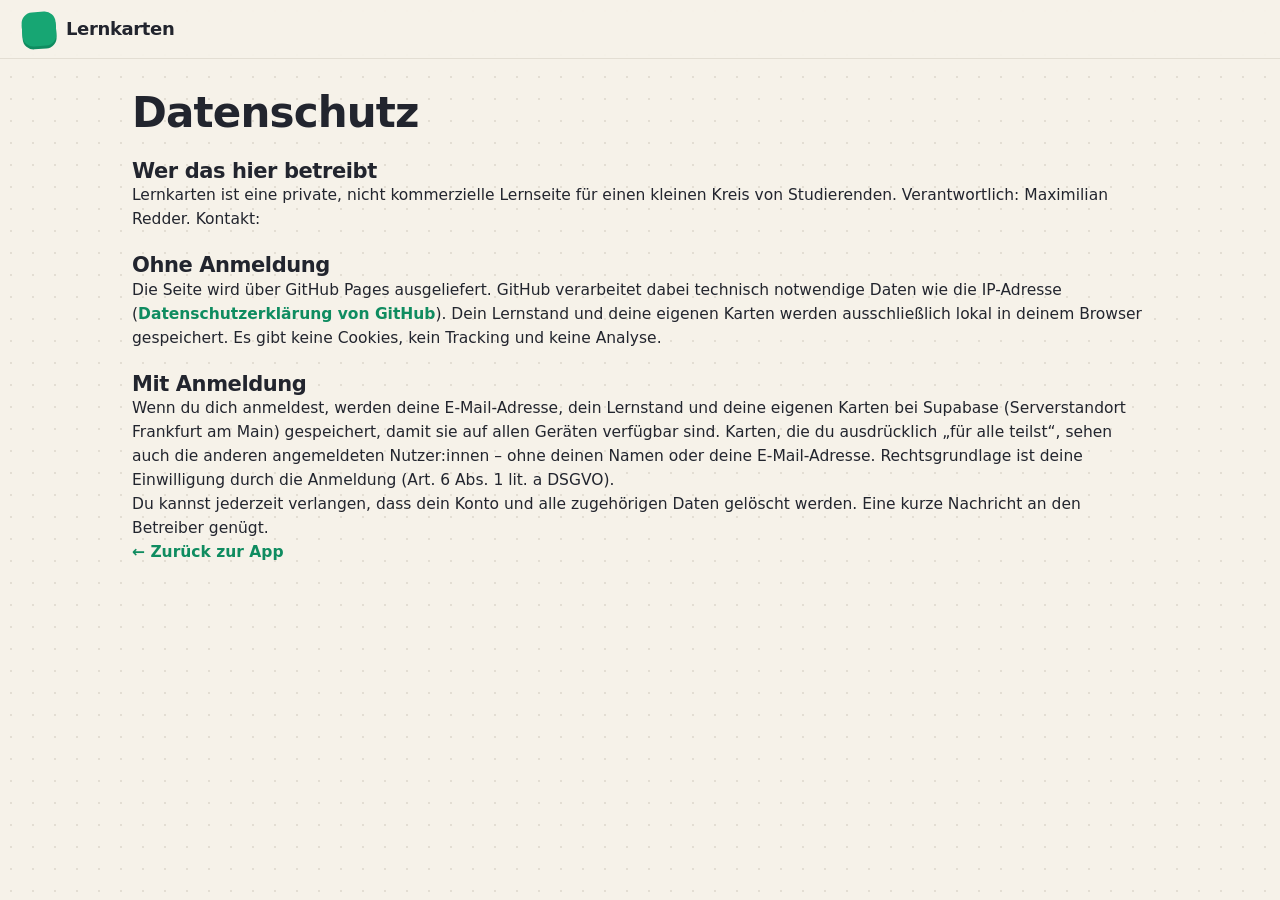
<file: datenschutz.html>
<!doctype html>
<html lang="de"><head><meta charset="utf-8"><meta name="viewport" content="width=device-width, initial-scale=1">
<title>Datenschutz · Lernkarten</title><link rel="stylesheet" href="style.css"></head>
<body><header class="top"><a class="brand" href="./"><span class="logo" aria-hidden="true"></span>Lernkarten</a></header>
<main>
<h1>Datenschutz</h1>
<div class="section">
<h2>Wer das hier betreibt</h2>
<p>Lernkarten ist eine private, nicht kommerzielle Lernseite für einen kleinen Kreis von Studierenden. Verantwortlich: Maximilian Redder. Kontakt: <!-- KONTAKT --></p>
</div>
<div class="section">
<h2>Ohne Anmeldung</h2>
<p>Die Seite wird über GitHub Pages ausgeliefert. GitHub verarbeitet dabei technisch notwendige Daten wie die IP-Adresse (<a href="https://docs.github.com/de/site-policy/privacy-policies/github-general-privacy-statement">Datenschutzerklärung von GitHub</a>). Dein Lernstand und deine eigenen Karten werden ausschließlich lokal in deinem Browser gespeichert. Es gibt keine Cookies, kein Tracking und keine Analyse.</p>
</div>
<div class="section">
<h2>Mit Anmeldung</h2>
<p>Wenn du dich anmeldest, werden deine E-Mail-Adresse, dein Lernstand und deine eigenen Karten bei Supabase (Serverstandort Frankfurt am Main) gespeichert, damit sie auf allen Geräten verfügbar sind. Karten, die du ausdrücklich „für alle teilst“, sehen auch die anderen angemeldeten Nutzer:innen – ohne deinen Namen oder deine E-Mail-Adresse. Rechtsgrundlage ist deine Einwilligung durch die Anmeldung (Art. 6 Abs. 1 lit. a DSGVO).</p>
<p>Du kannst jederzeit verlangen, dass dein Konto und alle zugehörigen Daten gelöscht werden. Eine kurze Nachricht an den Betreiber genügt.</p>
</div>
<p><a href="./">← Zurück zur App</a></p>
</main></body></html>
</file>
<file: style.css>
/* Lernkarten – helles, freundliches Lern-Design: Papier, Karteikarten, Textmarker */
:root {
  --bg: #F6F2E9; --bg2: #EFEADF; --card: #FFFFFF; --card2: #FBF8F2; --card3: #F3EEE4;
  --line: rgba(60,48,20,.10); --line2: rgba(60,48,20,.17);
  --txt: #22252E; --dim: #6B6F7A; --dim2: #9A9CA4;
  --acc: #17A673; --acc2: #0F8C60; --accInk: #FFFFFF; --glow: rgba(23,166,115,.12);
  --ok: #17A673; --okGlow: rgba(23,166,115,.12);
  --amber: #E39B12; --amberGlow: rgba(227,155,18,.14);
  --coral: #EC5B45; --coralGlow: rgba(236,91,69,.11);
  --sky: #3B82F6; --skyGlow: rgba(59,130,246,.11);
  --marker: #FFE066; --rule: rgba(59,130,246,.13); --margin: rgba(236,91,69,.45);
  --track: rgba(60,48,20,.09);
  --shadow: 0 1px 0 rgba(60,48,20,.06), 0 8px 24px rgba(60,48,20,.07);
  --shadow-lg: 0 2px 0 rgba(60,48,20,.05), 0 18px 40px rgba(60,48,20,.10);
  --r-xl: 28px; --r-lg: 22px; --r-md: 16px;
  --hand: "Caveat", "Segoe Print", cursive;
  color-scheme: light;
}
:root[data-theme="dark"] {
  --bg: #16171B; --bg2: #111215; --card: #202227; --card2: #25282E; --card3: #2C2F36;
  --line: rgba(255,255,255,.08); --line2: rgba(255,255,255,.14);
  --txt: #EEEDE9; --dim: #A3A4A9; --dim2: #74767D;
  --acc: #3CCB93; --acc2: #27B07B; --accInk: #0C2419; --glow: rgba(60,203,147,.14);
  --ok: #3CCB93; --okGlow: rgba(60,203,147,.14);
  --amber: #F2B642; --amberGlow: rgba(242,182,66,.14);
  --coral: #F27A66; --coralGlow: rgba(242,122,102,.14);
  --sky: #6AA5FF; --skyGlow: rgba(106,165,255,.14);
  --marker: rgba(255,224,102,.35); --rule: rgba(106,165,255,.10); --margin: rgba(242,122,102,.4);
  --track: rgba(255,255,255,.08);
  --shadow: 0 1px 0 rgba(0,0,0,.3), 0 8px 24px rgba(0,0,0,.25);
  --shadow-lg: 0 2px 0 rgba(0,0,0,.3), 0 18px 40px rgba(0,0,0,.35);
  color-scheme: dark;
}

* { box-sizing: border-box; }
html, body { margin: 0; padding: 0; background: var(--bg); color: var(--txt); }
html { overflow-x: hidden; }
body {
  font-family: Nunito, ui-rounded, "SF Pro Rounded", system-ui, -apple-system, sans-serif;
  font-size: 15.5px; line-height: 1.55; -webkit-font-smoothing: antialiased;
  font-variant-numeric: tabular-nums; min-height: 100vh; min-height: 100dvh; overflow-x: hidden;
  -webkit-tap-highlight-color: transparent;
  background-image: radial-gradient(var(--line) 1px, transparent 1px); background-size: 22px 22px;
}
a { color: var(--acc2); text-decoration: none; font-weight: 700; }
a:hover { color: var(--acc); }
button, input, select, textarea { font: inherit; color: inherit; }
h1, h2, h3 { margin: 0; letter-spacing: -.02em; line-height: 1.15; font-weight: 900; }
h1 { font-size: clamp(27px, 5vw, 42px); text-wrap: balance; }
h2 { font-size: 21px; }
h3 { font-size: 16.5px; font-weight: 800; }
p { margin: 0; }
code { font-size: .9em; background: var(--card3); padding: 1px 6px; border-radius: 6px; }
kbd { font-size: 12px; padding: 1px 7px; border: 1px solid var(--line2); border-bottom-width: 3px; border-radius: 7px; background: var(--card); font-weight: 800; }
.muted { color: var(--dim); }
.faint { color: var(--dim2); }
.small { font-size: 13px; }
.pad { padding: 24px 0; }
.eyebrow { font-size: 12px; font-weight: 900; letter-spacing: .09em; text-transform: uppercase; color: var(--acc2); }
.eyebrow.dim { color: var(--dim2); }
.hand { font-family: var(--hand); font-weight: 700; font-size: 1.35em; letter-spacing: 0; text-transform: none; }
.mark { background: linear-gradient(transparent 55%, var(--marker) 55%, var(--marker) 92%, transparent 92%); padding: 0 .08em; border-radius: 3px; }
svg.ic { width: 18px; height: 18px; flex: none; stroke: currentColor; fill: none; stroke-width: 2.2; stroke-linecap: round; stroke-linejoin: round; }

/* ---------- Kopfzeile ---------- */
.top {
  position: sticky; top: 0; z-index: 30; display: flex; align-items: center; gap: 14px;
  padding: 12px max(22px, env(safe-area-inset-right)) 12px max(22px, env(safe-area-inset-left));
  padding-top: max(12px, env(safe-area-inset-top));
  background: color-mix(in oklab, var(--bg) 88%, transparent);
  backdrop-filter: blur(14px); -webkit-backdrop-filter: blur(14px);
  border-bottom: 1px solid var(--line);
}
.brand { display: flex; align-items: center; gap: 10px; color: var(--txt); font-weight: 900; letter-spacing: -.02em; font-size: 18px; }
.brand:hover { color: var(--txt); }
.logo { width: 34px; height: 34px; border-radius: 11px; display: grid; place-items: center; background: var(--acc); color: #fff; box-shadow: 0 3px 0 var(--acc2); transform: rotate(-4deg); }
.logo svg { width: 19px; height: 19px; }
.brand small { font-family: var(--hand); font-size: 20px; color: var(--dim); font-weight: 700; margin-left: 2px; }
.nav { display: flex; gap: 4px; margin-left: auto; align-items: center; }
.nav a { display: flex; align-items: center; gap: 7px; padding: 8px 14px; border-radius: 12px; color: var(--dim); font-weight: 800; font-size: 14px; }
.nav a:hover { color: var(--txt); background: var(--card); }
.nav a.active { color: var(--acc2); background: var(--glow); }
.icon-btn { width: 38px; height: 38px; border-radius: 12px; display: grid; place-items: center; cursor: pointer; padding: 0; border: 1px solid var(--line2); background: var(--card); color: var(--dim); }
.icon-btn:hover { color: var(--acc2); border-color: var(--acc); }

main { max-width: 1060px; margin: 0 auto; padding: 30px 22px 80px; outline: none; }
main > * { animation: fadeUp .35s ease both; }
@keyframes fadeUp { from { opacity: 0; transform: translateY(8px); } to { opacity: 1; transform: none; } }

.tabbar { display: none; }
@media (max-width: 720px) {
  .nav { display: none; }
  .brand small { display: none; }
  .top { padding-left: 16px; padding-right: 16px; }
  .top .spacer { flex: 1; }
  main { padding: 20px 16px calc(106px + env(safe-area-inset-bottom)); }
  .tabbar {
    display: grid; grid-template-columns: repeat(4, 1fr); position: fixed; z-index: 30;
    left: 12px; right: 12px; bottom: calc(10px + env(safe-area-inset-bottom)); padding: 6px; border-radius: 22px;
    border: 1px solid var(--line2); background: color-mix(in oklab, var(--card) 92%, transparent);
    backdrop-filter: blur(18px); -webkit-backdrop-filter: blur(18px); box-shadow: var(--shadow-lg);
  }
  .tabbar a { display: flex; flex-direction: column; align-items: center; gap: 2px; padding: 8px 4px; border-radius: 16px; color: var(--dim); font-size: 11.5px; font-weight: 800; }
  .tabbar a svg { width: 22px; height: 22px; }
  .tabbar a.active { color: var(--acc2); background: var(--glow); }
  body.learning .tabbar { display: none; }
  body.learning main { padding-bottom: calc(24px + env(safe-area-inset-bottom)); }
}
@media (min-width: 721px) { .top .spacer { display: none; } }

/* ---------- Buttons (3D-Druckknöpfe) ---------- */
.btn {
  display: inline-flex; align-items: center; justify-content: center; gap: 8px; padding: 10px 18px; min-height: 44px;
  border-radius: 14px; cursor: pointer; border: 2px solid var(--line2); background: var(--card); color: var(--txt);
  font-weight: 800; font-size: 14.5px; box-shadow: 0 3px 0 var(--line2); transition: transform .08s, box-shadow .08s, filter .15s;
}
.btn:hover { color: var(--txt); filter: brightness(.98); }
.btn:active { transform: translateY(3px); box-shadow: 0 0 0 var(--line2); }
.btn.primary { background: var(--acc); color: #fff; border-color: var(--acc); box-shadow: 0 4px 0 var(--acc2); }
.btn.primary:hover { color: #fff; filter: brightness(1.05); }
.btn.primary:active { box-shadow: 0 0 0 var(--acc2); transform: translateY(4px); }
.btn.big { padding: 14px 24px; min-height: 56px; font-size: 16.5px; border-radius: 16px; }
.btn.ghost { background: transparent; border-color: transparent; box-shadow: none; color: var(--dim); }
.btn.ghost:hover { color: var(--txt); background: var(--card); }
.btn.danger { color: var(--coral); }
.btn[disabled], .btn[aria-disabled] { opacity: .45; pointer-events: none; }
.btn-row { display: flex; gap: 10px; flex-wrap: wrap; align-items: center; }

/* ---------- Flächen ---------- */
.panel { border: 1px solid var(--line); background: var(--card); border-radius: var(--r-lg); padding: 22px; box-shadow: var(--shadow); }
.section { margin-top: 22px; }
.sec-head { display: flex; align-items: flex-end; justify-content: space-between; gap: 12px; margin: 38px 0 14px; flex-wrap: wrap; }
.sec-head .eyebrow { display: block; margin-bottom: 4px; }

/* Heute-Karte */
.hero {
  position: relative; overflow: hidden; border-radius: var(--r-xl); border: 1px solid var(--line);
  background: var(--card); box-shadow: var(--shadow-lg);
  display: grid; grid-template-columns: minmax(0, 1.3fr) minmax(220px, .7fr); gap: 28px; padding: 34px; align-items: center;
}
.hero > * { position: relative; z-index: 1; }
.hero-main { display: flex; flex-direction: column; gap: 14px; min-width: 0; }
.hero-sub { color: var(--dim); font-size: 16px; max-width: 34em; text-wrap: pretty; }
.chips { display: flex; gap: 8px; flex-wrap: wrap; }
.stat-chip { display: inline-flex; align-items: center; gap: 7px; padding: 7px 13px; border-radius: 99px; font-weight: 800; font-size: 13.5px; background: var(--card3); color: var(--txt); }
.stat-chip svg { width: 16px; height: 16px; }
.stat-chip.amber { background: var(--amberGlow); color: var(--amber); }
.stat-chip.sky { background: var(--skyGlow); color: var(--sky); }
.stat-chip.ok { background: var(--okGlow); color: var(--acc2); }
.stat-chip.coral { background: var(--coralGlow); color: var(--coral); }
.hero-cta { display: flex; gap: 12px; flex-wrap: wrap; align-items: center; margin-top: 8px; }
.hero-side { display: flex; flex-direction: column; align-items: center; gap: 12px; }
.goal-note { font-family: var(--hand); font-size: 22px; color: var(--dim); text-align: center; line-height: 1.1; transform: rotate(-2deg); }

.gauge { position: relative; width: 190px; height: 190px; flex: none; }
.gauge svg { width: 100%; height: 100%; transform: rotate(-90deg); }
.gauge circle { transition: stroke-dasharray .6s ease; }
.gauge .center { position: absolute; inset: 0; display: flex; flex-direction: column; align-items: center; justify-content: center; }
.gauge .center b { font-size: 46px; font-weight: 900; letter-spacing: -.03em; line-height: 1; }
.gauge .center b small { font-size: 20px; color: var(--dim2); font-weight: 800; }
.gauge .center span { font-size: 12px; font-weight: 800; color: var(--dim); margin-top: 4px; }

/* Fach-Hefte */
.grid { display: grid; grid-template-columns: repeat(auto-fill, minmax(300px, 1fr)); gap: 16px; }
.deck {
  position: relative; display: flex; flex-direction: column; gap: 14px; padding: 20px 20px 18px 26px; overflow: hidden;
  border-radius: var(--r-lg); border: 1px solid var(--line); background: var(--card); box-shadow: var(--shadow);
  color: var(--txt); font-weight: 400; transition: transform .15s, box-shadow .15s;
}
.deck::before { content: ""; position: absolute; left: 0; top: 0; bottom: 0; width: 8px; background: var(--hue, var(--acc)); }
.deck:hover { color: var(--txt); transform: translateY(-3px) rotate(-.3deg); box-shadow: var(--shadow-lg); }
.deck .d-top { display: flex; align-items: center; gap: 12px; min-width: 0; }
.deck .d-top > div { min-width: 0; flex: 1; }
.badge {
  width: 44px; height: 44px; border-radius: 14px; flex: none; display: grid; place-items: center;
  font-size: 12px; font-weight: 900; letter-spacing: .02em;
  background: color-mix(in oklab, var(--hue, var(--acc)) 16%, var(--card)); color: color-mix(in oklab, var(--hue, var(--acc)) 80%, var(--txt));
}
.deck h3 { text-wrap: balance; }
.deck .who { font-size: 12.5px; color: var(--dim2); margin-top: 3px; white-space: nowrap; overflow: hidden; text-overflow: ellipsis; font-weight: 600; }
.deck .nums { display: flex; align-items: flex-end; gap: 8px; }
.deck .nums .big { font-size: 34px; font-weight: 900; letter-spacing: -.03em; line-height: 1; }
.deck .nums .unit { font-size: 13px; color: var(--dim); padding-bottom: 3px; font-weight: 700; }
.deck .nums .right { margin-left: auto; text-align: right; font-size: 12.5px; color: var(--dim); line-height: 1.5; font-weight: 600; }
.deck .foot { display: flex; justify-content: space-between; gap: 8px; font-size: 12.5px; color: var(--dim); font-weight: 600; }
.deck.empty { box-shadow: none; background: var(--card2); border-style: dashed; }
.deck.compact { padding: 15px 16px 14px 22px; gap: 10px; box-shadow: none; }
.deck.compact::before { width: 6px; }
.deck.compact .badge { width: 38px; height: 38px; border-radius: 12px; font-size: 11px; }
.deck.compact h3 { font-size: 15px; }

.pill { display: inline-flex; align-items: center; gap: 5px; padding: 4px 10px; border-radius: 99px; font-size: 12px; font-weight: 800; background: var(--card3); color: var(--dim); white-space: nowrap; }
.pill.due { background: var(--amberGlow); color: var(--amber); }
.pill.exam { background: var(--coralGlow); color: var(--coral); }
.pill.ok { background: var(--okGlow); color: var(--acc2); }
.pill.acc { background: var(--skyGlow); color: var(--sky); }
.dot { width: 8px; height: 8px; border-radius: 99px; background: currentColor; display: inline-block; }

.bar { height: 10px; border-radius: 99px; background: var(--track); overflow: hidden; display: flex; }
.bar i { display: block; height: 100%; }
.bar .b-known { background: var(--ok); }
.bar .b-learning { background: var(--amber); }

.archive { margin-top: 12px; }
.archive > summary {
  list-style: none; cursor: pointer; display: flex; align-items: center; gap: 14px; padding: 16px 20px;
  border-radius: var(--r-lg); border: 1px dashed var(--line2); background: var(--card2);
}
.archive > summary::-webkit-details-marker { display: none; }
.archive > summary .chev { margin-left: auto; transition: transform .2s; color: var(--dim); }
.archive[open] > summary .chev { transform: rotate(90deg); }
.archive .inner { padding: 4px 0 0; }
.sem-label { font-size: 12px; font-weight: 900; letter-spacing: .09em; text-transform: uppercase; color: var(--dim2); margin: 20px 2px 10px; }

.note { display: flex; gap: 12px; align-items: flex-start; padding: 14px 18px; border-radius: var(--r-md); border: 1px solid var(--line); background: var(--card2); font-size: 14px; color: var(--dim); line-height: 1.6; }
.note svg { margin-top: 2px; }

/* ---------- Fachseite ---------- */
.back { display: inline-flex; align-items: center; gap: 6px; color: var(--dim); font-weight: 800; font-size: 14px; margin-bottom: 16px; }
.back:hover { color: var(--txt); }
.deck-hero { grid-template-columns: minmax(0, 1fr) auto; }
.deck-hero::before { content: ""; position: absolute; left: 0; top: 0; bottom: 0; width: 10px; background: var(--hue); z-index: 2; }
.deck-hero .meta-row { display: flex; gap: 8px; flex-wrap: wrap; }
.mini-gauge { width: 136px; height: 136px; }
.mini-gauge .center b { font-size: 32px; }
.modes { display: grid; grid-template-columns: repeat(auto-fit, minmax(150px, 1fr)); gap: 12px; margin-top: 18px; }
.mode {
  display: flex; flex-direction: column; gap: 8px; padding: 16px; border-radius: 20px; font-weight: 400;
  border: 2px solid var(--line); background: var(--card); color: var(--txt); box-shadow: 0 4px 0 var(--line2); transition: transform .08s, box-shadow .08s;
}
.mode:hover { color: var(--txt); border-color: var(--line2); }
.mode:active { transform: translateY(4px); box-shadow: none; }
.mode .m-ic { width: 38px; height: 38px; border-radius: 12px; display: grid; place-items: center; background: var(--card3); color: var(--dim); }
.mode b { font-size: 15.5px; font-weight: 900; }
.mode span { font-size: 13px; color: var(--dim); font-weight: 600; }
.mode.primary { background: var(--acc); border-color: var(--acc); color: #fff; box-shadow: 0 4px 0 var(--acc2); }
.mode.primary:hover { color: #fff; }
.mode.primary span { color: rgba(255,255,255,.85); }
.mode.primary .m-ic { background: rgba(255,255,255,.2); color: #fff; }
.mode[disabled] { opacity: .45; pointer-events: none; }
.topics { display: flex; gap: 8px; flex-wrap: wrap; margin: 4px 0 16px; }
.chip { border: 2px solid var(--line); background: var(--card); color: var(--dim); padding: 7px 14px; border-radius: 99px; font-size: 13.5px; font-weight: 800; cursor: pointer; }
.chip:hover { color: var(--txt); border-color: var(--line2); }
.chip.on { background: var(--txt); color: var(--bg); border-color: var(--txt); }
.chip .n { font-size: 12px; opacity: .6; margin-left: 5px; }
.search {
  width: 100%; padding: 13px 16px 13px 44px; border-radius: 16px; border: 2px solid var(--line); background-color: var(--card); color: var(--txt);
  background-image: url("data:image/svg+xml,%3Csvg xmlns='http://www.w3.org/2000/svg' width='18' height='18' viewBox='0 0 24 24' fill='none' stroke='%239a9ca4' stroke-width='2.4' stroke-linecap='round'%3E%3Ccircle cx='11' cy='11' r='7'/%3E%3Cpath d='m20 20-3.5-3.5'/%3E%3C/svg%3E");
  background-repeat: no-repeat; background-position: 15px center; font-weight: 600;
}
.search:focus, .form input:focus, .form select:focus, .form textarea:focus { outline: none; border-color: var(--acc); box-shadow: 0 0 0 4px var(--glow); }
.list { list-style: none; padding: 0; margin: 12px 0 0; display: flex; flex-direction: column; gap: 8px; }
.list li { border: 1px solid var(--line); background: var(--card); border-radius: 16px; }
.list li.muted { padding: 16px; }
.list details summary { list-style: none; cursor: pointer; display: flex; gap: 12px; justify-content: space-between; align-items: flex-start; padding: 14px 16px; font-weight: 800; font-size: 14.5px; }
.list details summary::-webkit-details-marker { display: none; }
.list details[open] summary { border-bottom: 1px dashed var(--line2); }
.list .ans { padding: 12px 16px 4px; white-space: pre-line; font-size: 14.5px; }
.list .row { display: flex; justify-content: space-between; gap: 10px; padding: 8px 16px 12px; flex-wrap: wrap; align-items: center; font-weight: 600; }
.qtype { font-size: 11px; font-weight: 900; letter-spacing: .06em; text-transform: uppercase; color: var(--dim2); margin-right: 6px; }

/* ---------- Lernen: Karteikarte ---------- */
.learn { max-width: 700px; margin: 0 auto; }
.learn-top { display: flex; align-items: center; gap: 14px; margin-bottom: 14px; }
.learn-top .close { flex: none; }
.progress { flex: 1; height: 14px; border-radius: 99px; background: var(--track); overflow: hidden; }
.progress i { display: block; height: 100%; background: var(--acc); border-radius: 99px; transition: width .35s ease; box-shadow: inset 0 -4px 0 rgba(0,0,0,.08); }
.learn-top .count { font-weight: 900; font-size: 14px; color: var(--dim); flex: none; }
.learn-title { font-size: 13.5px; color: var(--dim); font-weight: 700; margin: 0 0 4px; white-space: nowrap; overflow: hidden; text-overflow: ellipsis; }
.stack { position: relative; margin-top: 18px; perspective: 1400px; }
.stack::before, .stack::after { /* Karten dahinter */
  content: ""; position: absolute; inset: 0; border-radius: 22px; background: var(--card); border: 1px solid var(--line); box-shadow: var(--shadow);
}
.stack::before { transform: rotate(2.2deg) translate(6px, 6px); opacity: .7; }
.stack::after { transform: rotate(-1.4deg) translate(-4px, 4px); opacity: .85; }
.card {
  position: relative; z-index: 1; min-height: 360px; padding: 0; cursor: pointer; overflow: hidden;
  border-radius: 22px; border: 1px solid var(--line2); background-color: var(--card); box-shadow: var(--shadow-lg);
  display: flex; flex-direction: column;
}
.card.flip { animation: flip .38s cubic-bezier(.3,.7,.3,1) both; }
@keyframes flip { from { transform: rotateY(-88deg); } to { transform: none; } }
.card-head { display: flex; gap: 6px; flex-wrap: wrap; align-items: center; padding: 16px 24px 14px 56px; border-bottom: 2px solid var(--margin); background: var(--card); }
.card-body {
  position: relative; flex: 1; padding: 20px 26px 22px 56px;
  background-image: repeating-linear-gradient(transparent 0 31px, var(--rule) 31px 32px); background-position: 0 14px;
}
.card-body::before { content: ""; position: absolute; left: 40px; top: 0; bottom: 0; width: 2px; background: var(--margin); opacity: .55; }
.card-head::before { content: ""; position: absolute; left: 0; top: 0; width: 100%; height: 5px; background: var(--hue, var(--acc)); }
.card .kicker { font-size: 12px; font-weight: 900; letter-spacing: .07em; text-transform: uppercase; color: var(--dim2); }
.card .q { font-size: clamp(21px, 3.8vw, 27px); font-weight: 900; letter-spacing: -.015em; line-height: 1.3; margin-top: 6px; text-wrap: pretty; }
.card .a { margin-top: 18px; white-space: pre-line; font-size: 17.5px; line-height: 32px; font-weight: 600; text-wrap: pretty; animation: fadeUp .3s ease both; }
.card .a-label { display: inline-block; margin-top: 22px; font-family: var(--hand); font-size: 24px; font-weight: 700; color: var(--acc2); transform: rotate(-2deg); }
.card .hint { margin-top: 34px; color: var(--dim2); font-size: 14px; display: flex; align-items: center; gap: 8px; font-weight: 700; }
.rate { display: grid; grid-template-columns: repeat(4, 1fr); gap: 10px; margin-top: 20px; }
.rate button {
  display: flex; flex-direction: column; align-items: center; gap: 1px; padding: 11px 6px; min-height: 66px; border-radius: 16px; cursor: pointer;
  border: 2px solid var(--c); background: var(--card); color: var(--c); box-shadow: 0 4px 0 var(--c); transition: transform .08s, box-shadow .08s;
}
.rate button:hover { background: color-mix(in oklab, var(--c) 10%, var(--card)); }
.rate button:active { transform: translateY(4px); box-shadow: none; }
.rate button b { font-size: 15px; font-weight: 900; }
.rate button span { font-size: 12px; font-weight: 700; opacity: .8; }
.rate .r1 { --c: var(--coral); } .rate .r2 { --c: var(--amber); } .rate .r3 { --c: var(--acc); } .rate .r4 { --c: var(--sky); }
.reveal { width: 100%; margin-top: 20px; }
.keys { text-align: center; color: var(--dim2); font-size: 12.5px; margin-top: 18px; font-weight: 600; }
@media (hover: none) { .keys { display: none; } }
.done { text-align: center; padding: 40px 20px; }
.done .big { width: 88px; height: 88px; border-radius: 28px; margin: 0 auto 20px; display: grid; place-items: center; background: var(--acc); color: #fff; box-shadow: 0 5px 0 var(--acc2); transform: rotate(-4deg); }
.done .big svg { width: 44px; height: 44px; stroke-width: 3; }
.done .sum { display: grid; grid-template-columns: repeat(4, 1fr); gap: 10px; max-width: 480px; margin: 26px auto 0; }
.done .sum div { padding: 14px 6px; border-radius: 16px; border: 1px solid var(--line); background: var(--card); box-shadow: var(--shadow); }
.done .sum b { display: block; font-size: 26px; font-weight: 900; }
.done .sum span { font-size: 12.5px; color: var(--dim); font-weight: 700; }

/* ---------- Formulare ---------- */
.form { display: flex; flex-direction: column; gap: 14px; }
.form label { display: flex; flex-direction: column; gap: 6px; font-size: 13px; font-weight: 800; color: var(--dim); }
.form input, .form select, .form textarea {
  padding: 12px 14px; border-radius: 14px; border: 2px solid var(--line); background: var(--card2);
  font-size: 15.5px; font-weight: 600; color: var(--txt); min-width: 0;
}
.form textarea { resize: vertical; min-height: 60px; }
.form .two { display: grid; grid-template-columns: 1fr 1fr; gap: 12px; }
.check { flex-direction: row !important; align-items: center; gap: 10px !important; font-size: 14.5px !important; color: var(--txt) !important; cursor: pointer; }
.check input { width: 20px; height: 20px; accent-color: var(--acc); }

/* ---------- Fächer wählen ---------- */
.pick-sem { margin-top: 26px; }
.pick-sem .ph { display: flex; align-items: center; justify-content: space-between; gap: 12px; margin-bottom: 10px; }
.pick-grid { display: grid; grid-template-columns: repeat(auto-fill, minmax(270px, 1fr)); gap: 10px; }
.pick {
  display: flex; align-items: center; gap: 12px; padding: 13px 14px; border-radius: 18px; cursor: pointer;
  border: 2px solid var(--line); background: var(--card); text-align: left; width: 100%; color: var(--txt); box-shadow: 0 3px 0 var(--line);
  transition: transform .08s;
}
.pick:active { transform: translateY(2px); }
.pick .t { flex: 1; min-width: 0; }
.pick .t b { display: block; font-size: 14.5px; font-weight: 900; line-height: 1.3; }
.pick .t span { font-size: 12.5px; color: var(--dim); font-weight: 600; }
.pick .box { width: 26px; height: 26px; border-radius: 9px; border: 2px solid var(--line2); display: grid; place-items: center; flex: none; color: transparent; }
.pick.on { border-color: var(--acc); background: var(--glow); box-shadow: 0 3px 0 var(--acc); }
.pick.on .box { background: var(--acc); border-color: var(--acc); color: #fff; }
.pick .box svg { width: 16px; height: 16px; stroke-width: 3.2; }
.sticky-save {
  position: sticky; bottom: calc(12px + env(safe-area-inset-bottom)); margin-top: 26px; z-index: 5;
  display: flex; align-items: center; gap: 12px; padding: 12px 12px 12px 18px; border-radius: 20px;
  border: 1px solid var(--line2); background: color-mix(in oklab, var(--card) 94%, transparent);
  backdrop-filter: blur(14px); -webkit-backdrop-filter: blur(14px); box-shadow: var(--shadow-lg);
}
.sticky-save .muted { flex: 1; font-size: 14px; font-weight: 700; }
@media (max-width: 720px) { .sticky-save { bottom: calc(94px + env(safe-area-inset-bottom)); } }

#toast {
  position: fixed; left: 50%; bottom: calc(24px + env(safe-area-inset-bottom)); transform: translate(-50%, 20px); z-index: 50;
  padding: 12px 20px; border-radius: 16px; background: var(--txt); color: var(--bg); font-weight: 800; font-size: 14.5px;
  opacity: 0; pointer-events: none; transition: opacity .2s, transform .2s; box-shadow: var(--shadow-lg);
}
#toast.show { opacity: 1; transform: translate(-50%, 0); }
@media (max-width: 720px) { #toast { bottom: calc(100px + env(safe-area-inset-bottom)); } }

/* ---------- Responsiv ---------- */
@media (max-width: 900px) {
  .hero { grid-template-columns: 1fr; padding: 26px; }
  .hero-side { flex-direction: row; justify-content: flex-start; gap: 18px; order: -1; }
  .goal-note { text-align: left; }
  .gauge { width: 118px; height: 118px; }
  .gauge .center b { font-size: 32px; }
  .gauge .center b small { font-size: 15px; }
  .gauge .center span { font-size: 10.5px; }
  .modes { grid-template-columns: 1fr 1fr; }
  .deck-hero .hero-side { display: none; }
}
@media (max-width: 560px) {
  body { font-size: 15px; }
  .hero { padding: 22px 20px; gap: 16px; border-radius: 24px; }
  .hero-cta .btn { flex: 1; }
  .form .two { grid-template-columns: 1fr; }
  .card { min-height: 330px; }
  .card-head { padding: 14px 18px 12px 42px; }
  .card-body { padding: 16px 18px 20px 42px; }
  .card-body::before { left: 28px; }
  .rate { gap: 7px; }
  .rate button { padding: 9px 2px; border-radius: 14px; min-height: 60px; }
  .rate button b { font-size: 13.5px; }
  .form input, .form select, .form textarea, .search { font-size: 16px; }
  .done .sum { grid-template-columns: repeat(2, 1fr); }
  .grid { grid-template-columns: 1fr; }
}
@media (prefers-reduced-motion: reduce) { *, *::before, *::after { animation: none !important; transition: none !important; } }

/* ---------- Probeklausur ---------- */
.exam-panel { border-left: 8px solid var(--sky); }
.exam-head { display: flex; align-items: center; gap: 12px; }
.exam-head .m-ic { width: 42px; height: 42px; border-radius: 13px; display: grid; place-items: center; background: var(--skyGlow); color: var(--sky); }
.exam-hist { display: flex; gap: 8px; flex-wrap: wrap; margin-top: 14px; }
.exam-hist div { padding: 8px 12px; border-radius: 12px; background: var(--card2); border: 1px solid var(--line); display: flex; flex-direction: column; min-width: 92px; }
.exam-hist b { font-size: 18px; font-weight: 900; }
.exam-hist span { font-size: 12px; color: var(--dim); font-weight: 600; }
.exam { max-width: 820px; margin: 0 auto; }
.exam-bar {
  position: sticky; top: 64px; z-index: 20; display: flex; align-items: center; gap: 12px; padding: 10px 12px; border-radius: 18px;
  background: color-mix(in oklab, var(--card) 94%, transparent); border: 1px solid var(--line2); box-shadow: var(--shadow);
  backdrop-filter: blur(12px); -webkit-backdrop-filter: blur(12px);
}
.exam-title { flex: 1; min-width: 0; display: flex; flex-direction: column; line-height: 1.25; }
.exam-title b { font-weight: 900; white-space: nowrap; overflow: hidden; text-overflow: ellipsis; }
.exam-title span { font-size: 12.5px; color: var(--dim); font-weight: 700; }
.timer { font-weight: 900; font-size: 20px; font-variant-numeric: tabular-nums; padding: 6px 12px; border-radius: 12px; background: var(--card3); }
.timer.low { background: var(--amberGlow); color: var(--amber); }
.timer.over { background: var(--coralGlow); color: var(--coral); }
.exam-part { margin: 30px 0 4px; font-size: 18px; }
.task { margin-top: 16px; padding: 20px 22px; border-radius: var(--r-lg); background: var(--card); border: 1px solid var(--line); box-shadow: var(--shadow); }
.task-head { display: flex; align-items: center; gap: 10px; flex-wrap: wrap; margin-bottom: 10px; }
.task-no { font-weight: 900; font-size: 15px; }
.task-topic { font-size: 12px; font-weight: 800; color: var(--dim2); text-transform: uppercase; letter-spacing: .05em; }
.task-pts { margin-left: auto; font-size: 12.5px; font-weight: 900; color: var(--sky); background: var(--skyGlow); padding: 3px 10px; border-radius: 99px; white-space: nowrap; }
.task-q { font-weight: 700; font-size: 16px; line-height: 1.5; margin-bottom: 10px; white-space: pre-line; }
.task textarea, .num-grid input {
  width: 100%; padding: 12px 14px; border-radius: 14px; border: 2px solid var(--line); background: var(--card2); color: var(--txt);
  font-size: 15.5px; line-height: 1.6; resize: vertical;
  background-image: repeating-linear-gradient(transparent 0 24px, var(--rule) 24px 25px); background-attachment: local; background-position: 0 12px;
}
.num-grid input { background-image: none; }
.task textarea:focus, .num-grid input:focus { outline: none; border-color: var(--acc); box-shadow: 0 0 0 4px var(--glow); }
.material { white-space: pre-line; padding: 14px 16px; border-radius: 14px; background: var(--card2); border-left: 4px solid var(--amber); margin-bottom: 12px; font-size: 15px; }
.given { font-size: 14px; color: var(--dim); font-weight: 700; margin: 8px 0 4px; }
.sub { margin-top: 16px; padding-top: 14px; border-top: 1px dashed var(--line2); }
.sub-head { display: flex; gap: 10px; align-items: flex-start; font-weight: 700; margin-bottom: 8px; }
.num-grid { display: grid; grid-template-columns: repeat(auto-fill, minmax(150px, 1fr)); gap: 10px; }
.num-grid label { display: flex; flex-direction: column; gap: 5px; font-size: 12.5px; font-weight: 800; color: var(--dim); }
.mc { display: flex; flex-direction: column; gap: 8px; margin: 6px 0 8px; }
.mc-opt { display: flex; gap: 10px; align-items: flex-start; padding: 11px 14px; border-radius: 14px; border: 2px solid var(--line); background: var(--card2); cursor: pointer; font-weight: 600; }
.mc-opt input { margin-top: 4px; accent-color: var(--acc); width: 18px; height: 18px; flex: none; }
.mc-opt:has(input:checked) { border-color: var(--acc); background: var(--glow); }
.mc-opt.res { cursor: default; }
.mc-opt.right { border-color: var(--acc); background: var(--glow); }
.mc-opt.wrong { border-color: var(--coral); background: var(--coralGlow); }
.tbl-wrap { overflow-x: auto; margin: 6px 0 10px; }
.tbl { border-collapse: collapse; font-size: 14px; min-width: 50%; }
.tbl th, .tbl td { border: 1px solid var(--line2); padding: 6px 12px; text-align: center; }
.tbl th { background: var(--card3); font-weight: 800; }
.result-hero { margin-top: 4px; }
.topic-bars { display: grid; grid-template-columns: repeat(auto-fill, minmax(280px, 1fr)); gap: 12px; }
.tb { padding: 14px 16px; border-radius: 16px; background: var(--card); border: 1px solid var(--line); display: flex; flex-direction: column; gap: 8px; }
.tb-top { display: flex; justify-content: space-between; gap: 10px; font-weight: 700; font-size: 14px; }
.your { white-space: pre-line; padding: 12px 14px; border-radius: 14px; background: var(--card2); border: 1px solid var(--line); font-size: 15px; margin-bottom: 10px; }
.crit { list-style: none; padding: 0; margin: 0 0 10px; display: flex; flex-direction: column; gap: 6px; }
.crit li { display: flex; align-items: center; gap: 10px; padding: 9px 12px; border-radius: 12px; border: 2px solid var(--line); cursor: pointer; font-size: 14px; font-weight: 600; user-select: none; }
.crit li.ok { border-color: var(--acc); background: var(--glow); }
.crit li.no { border-color: var(--line2); }
.crit li.fixed { cursor: default; }
.crit .ck { width: 22px; height: 22px; border-radius: 7px; border: 2px solid var(--line2); display: grid; place-items: center; flex: none; color: #fff; }
.crit li.ok .ck { background: var(--acc); border-color: var(--acc); }
.crit .ck svg { width: 14px; height: 14px; stroke-width: 3.2; }
.crit .lbl { flex: 1; }
.crit .lbl em { font-style: normal; font-size: 11.5px; font-weight: 800; color: var(--amber); background: var(--amberGlow); padding: 1px 7px; border-radius: 99px; margin-left: 4px; white-space: nowrap; }
.crit .p { font-weight: 900; font-size: 13px; color: var(--dim); white-space: nowrap; }
.sol { border-radius: 14px; border: 1px dashed var(--acc); background: color-mix(in oklab, var(--glow) 60%, var(--card)); }
.sol summary { cursor: pointer; padding: 9px 14px; font-weight: 900; color: var(--acc2); font-size: 13.5px; }
.sol div { padding: 0 14px 12px; white-space: pre-line; font-size: 14.5px; }
@media (max-width: 560px) {
  .exam-bar { top: 58px; padding: 8px; gap: 8px; }
  .exam-bar .btn { padding: 8px 12px; min-height: 40px; }
  .timer { font-size: 17px; padding: 5px 9px; }
  .task { padding: 16px 14px; }
}

.exam-cta { display: flex; align-items: center; gap: 14px; padding: 18px 20px; border-radius: var(--r-lg); background: var(--card); border: 2px solid var(--sky); box-shadow: 0 4px 0 var(--sky); color: var(--txt); font-weight: 400; }
.exam-cta:hover { color: var(--txt); }
.exam-cta:active { transform: translateY(4px); box-shadow: none; }
.exam-cta .m-ic { width: 46px; height: 46px; border-radius: 14px; display: grid; place-items: center; background: var(--skyGlow); color: var(--sky); flex: none; }
.exam-cta .ec-t { flex: 1; display: flex; flex-direction: column; gap: 2px; }
.exam-cta .ec-t b { font-size: 17px; font-weight: 900; }
.exam-cta .ec-t span { font-size: 13.5px; color: var(--dim); font-weight: 600; }
.exam-cta .chev { color: var(--sky); }
.exam-list { display: flex; flex-direction: column; gap: 10px; }
.exam-row { position: relative; display: flex; align-items: center; gap: 14px; padding: 16px 16px 16px 24px; border-radius: 18px; background: var(--card); border: 1px solid var(--line); box-shadow: var(--shadow); overflow: hidden; }
.exam-row::before { content: ""; position: absolute; left: 0; top: 0; bottom: 0; width: 7px; background: var(--hue); }
.er-main { flex: 1; min-width: 0; display: flex; flex-direction: column; gap: 3px; }
.er-main b { font-weight: 900; font-size: 15.5px; }
.er-main span { font-size: 13px; color: var(--dim); font-weight: 600; }
.er-last { display: flex; flex-direction: column; align-items: center; padding: 4px 10px; border-radius: 12px; background: var(--card2); }
.er-last b { font-weight: 900; font-size: 17px; }
.er-last span { font-size: 11px; color: var(--dim2); font-weight: 700; }
@media (max-width: 560px) { .exam-row { flex-wrap: wrap; } .exam-row .btn { width: 100%; } }


.login-gate { position: fixed; inset: 0; z-index: 500; display: flex; align-items: center; justify-content: center; padding: 20px; background: rgba(0,0,0,.45); backdrop-filter: blur(6px); -webkit-backdrop-filter: blur(6px); }
.login-gate-panel { width: 100%; max-width: 420px; background: var(--card); border: 1px solid var(--line); border-radius: var(--r-lg); box-shadow: var(--shadow-lg); padding: 28px; }
.login-gate-panel form.form { display: flex; flex-direction: column; gap: 12px; margin-top: 16px; }
.login-gate-panel form.form label { display: flex; flex-direction: column; gap: 6px; font-weight: 700; font-size: 13px; color: var(--dim); }
.login-gate-panel form.form input { font: inherit; padding: 10px 12px; border-radius: 10px; border: 1px solid var(--line2); background: var(--card2); color: var(--txt); }
.login-gate-panel .btn.ghost { width: 100%; margin-top: 10px; text-align: center; }

/* ---------- Aktives Abrufen: Teile, Selbstcheck, Tipp-Modus ---------- */
.learn-top .type-toggle { flex: none; display: inline-flex; align-items: center; gap: 6px; padding: 8px 12px; border-radius: 99px; border: 1px solid var(--line2); background: var(--card); color: var(--dim); font: inherit; font-size: 13px; font-weight: 800; cursor: pointer; }
.learn-top .type-toggle svg { width: 15px; height: 15px; fill: none; stroke: currentColor; stroke-width: 2.4; stroke-linecap: round; stroke-linejoin: round; }
.learn-top .type-toggle.on { background: var(--okGlow); color: var(--acc2); border-color: color-mix(in oklab, var(--acc) 45%, transparent); }
.card .nparts { margin-top: 10px; display: inline-block; font-size: 12.5px; font-weight: 800; color: var(--dim); background: var(--card3); padding: 3px 10px; border-radius: 99px; }
.card .typed { display: block; width: 100%; margin-top: 22px; padding: 12px 14px; border-radius: 14px; border: 1.5px solid var(--line2); background: var(--card2); color: var(--txt); font: inherit; font-size: 16px; line-height: 1.5; font-weight: 600; resize: vertical; min-height: 96px; }
.card .typed:focus { outline: none; border-color: var(--acc); box-shadow: 0 0 0 4px var(--glow); }
.card .mine { margin-top: 18px; padding: 10px 14px; border-radius: 14px; background: var(--card3); font-size: 15px; line-height: 1.5; font-weight: 600; white-space: pre-line; color: var(--dim); }
.card .a-label.small { margin-top: 0; font-size: 19px; display: block; margin-bottom: 2px; }
.card .parts { list-style: none; padding: 0; margin: 8px 0 0; display: flex; flex-direction: column; gap: 6px; animation: fadeUp .3s ease both; }
.card .parts li { font-size: 16.5px; line-height: 1.5; font-weight: 600; }
.card .parts .part { width: 100%; display: flex; gap: 12px; align-items: flex-start; text-align: left; padding: 9px 12px; border-radius: 14px; border: 1.5px solid var(--line2); background: var(--card); color: var(--txt); font: inherit; cursor: pointer; transition: background .15s, border-color .15s; }
.card .parts .part:hover { border-color: color-mix(in oklab, var(--acc) 50%, var(--line2)); }
.card .parts .part .tick { flex: none; width: 22px; height: 22px; margin-top: 1px; border-radius: 7px; border: 2px solid var(--line2); display: grid; place-items: center; color: transparent; }
.card .parts .part .tick svg { width: 14px; height: 14px; fill: none; stroke: currentColor; stroke-width: 3.2; stroke-linecap: round; stroke-linejoin: round; }
.card .parts .part.ok { background: var(--okGlow); border-color: color-mix(in oklab, var(--acc) 55%, transparent); }
.card .parts .part.ok .tick { background: var(--acc); border-color: var(--acc); color: #fff; }
.card .selfcheck { margin-top: 14px; font-size: 14px; font-weight: 700; color: var(--dim); }
.card .selfcheck b { color: var(--txt); }
.rate button.suggest { background: color-mix(in oklab, var(--c) 16%, var(--card)); outline: 3px solid color-mix(in oklab, var(--c) 45%, transparent); outline-offset: 2px; }
.review { max-width: 620px; margin: 10px auto 40px; }
.review h2 { font-size: 20px; font-weight: 900; margin: 0 0 4px; }
@media (max-width: 560px) {
  .learn-top .type-toggle span { display: none; }
  .learn-top .type-toggle { padding: 9px; }
  .card .parts li { font-size: 15.5px; }
}
.card .q.long { font-size: clamp(18px, 3vw, 21px); font-weight: 800; line-height: 1.45; }
</file>
